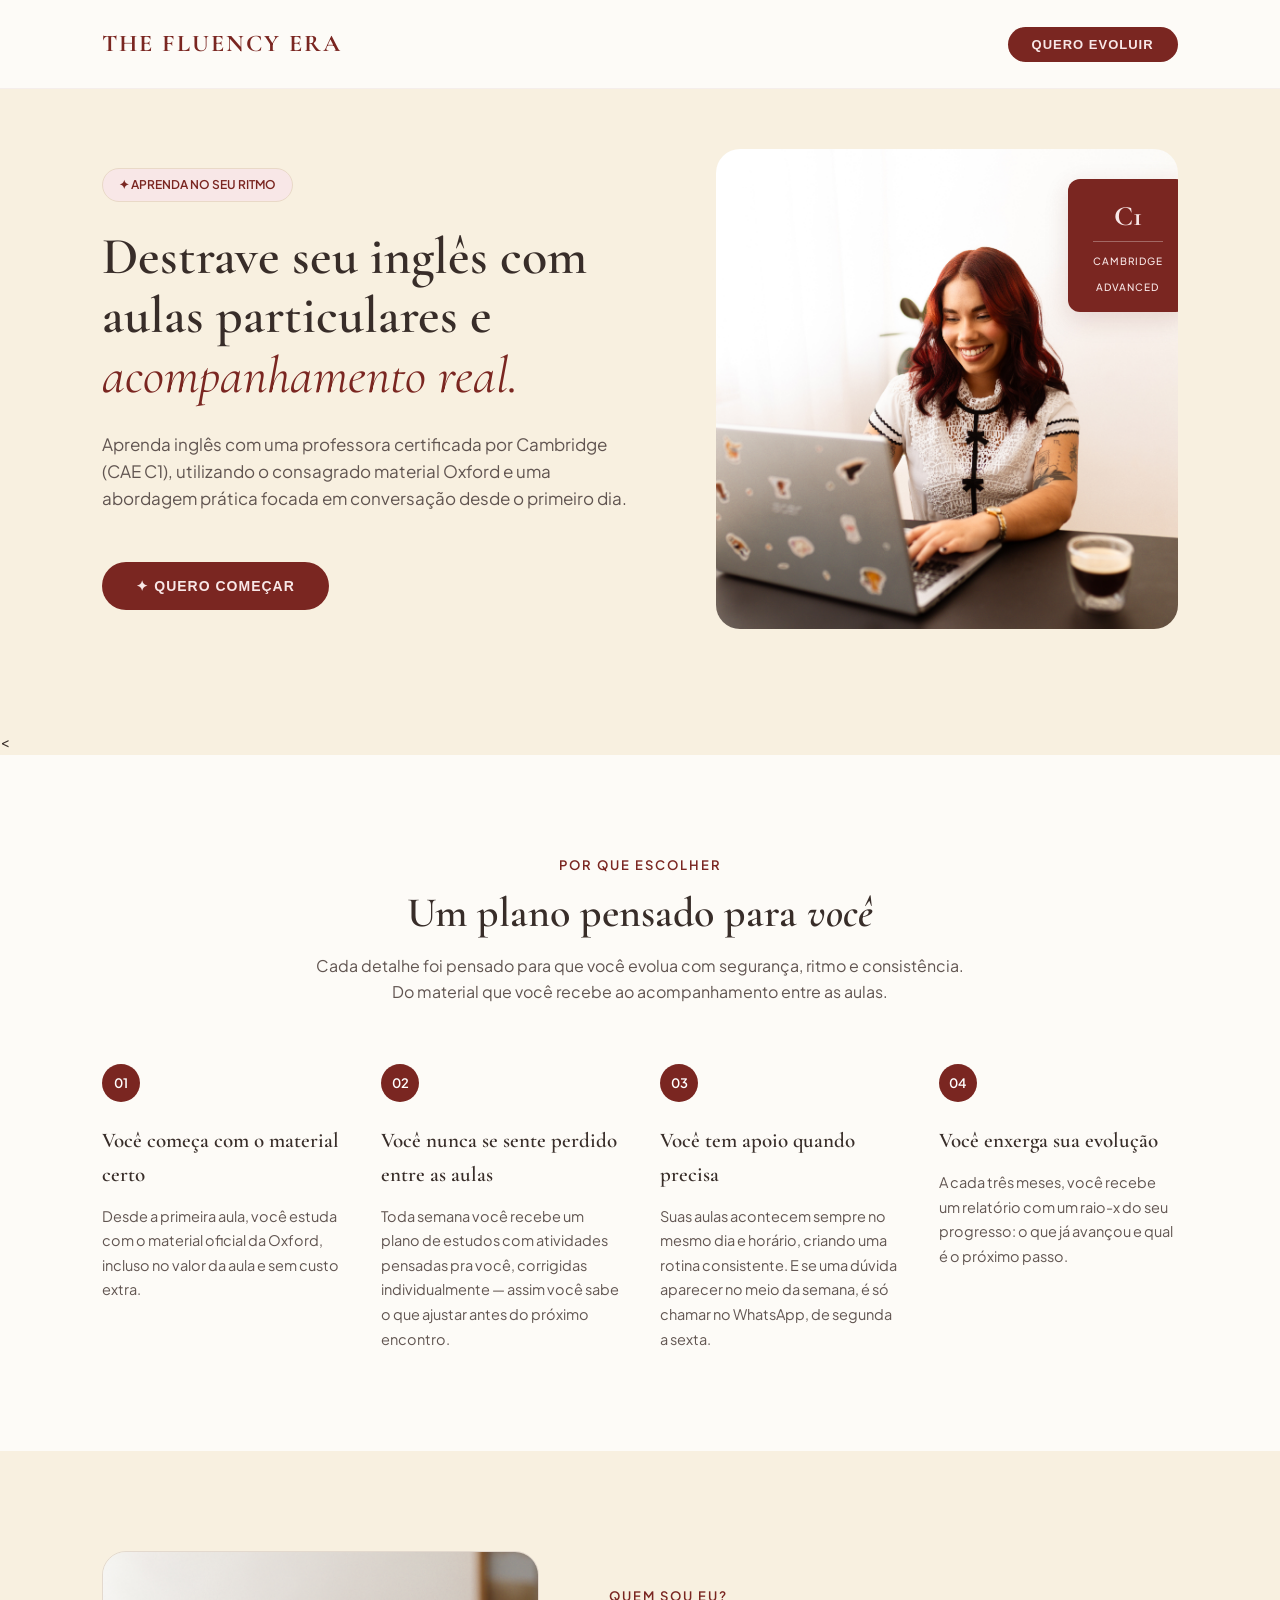
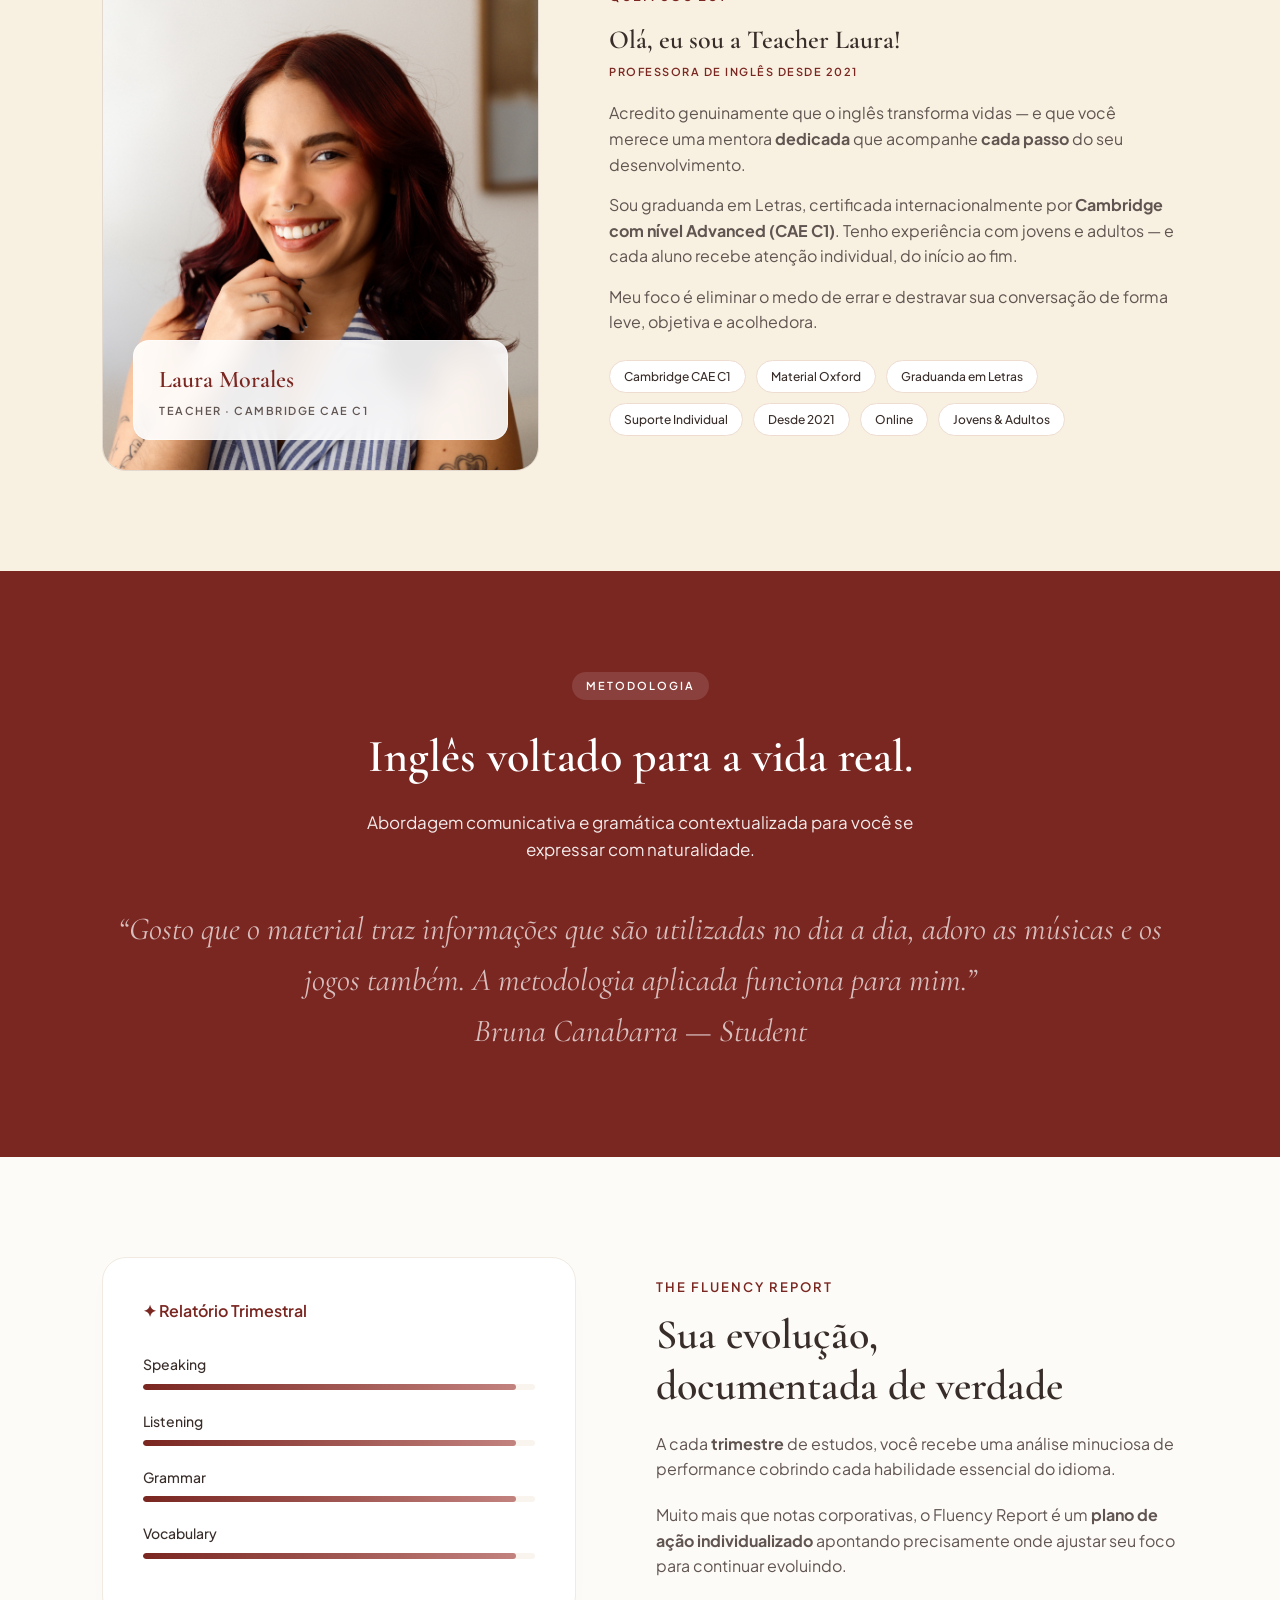
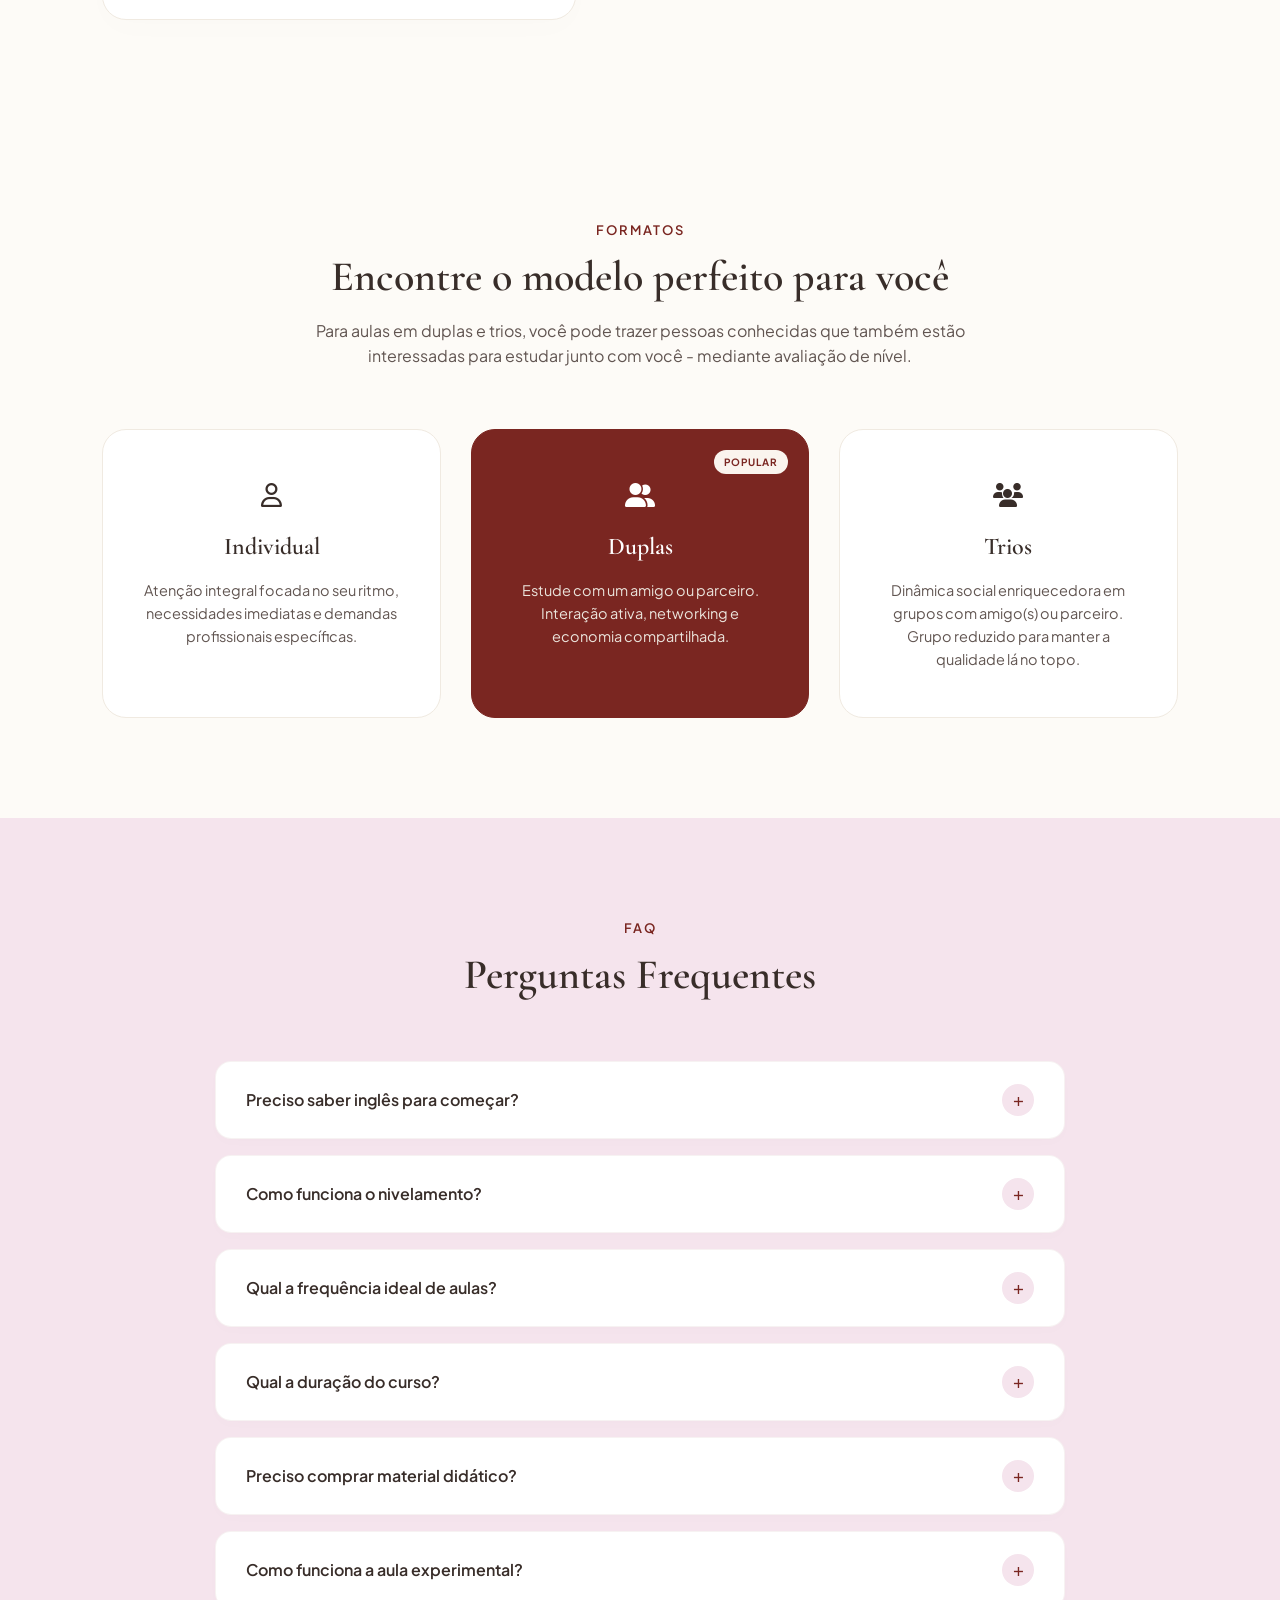
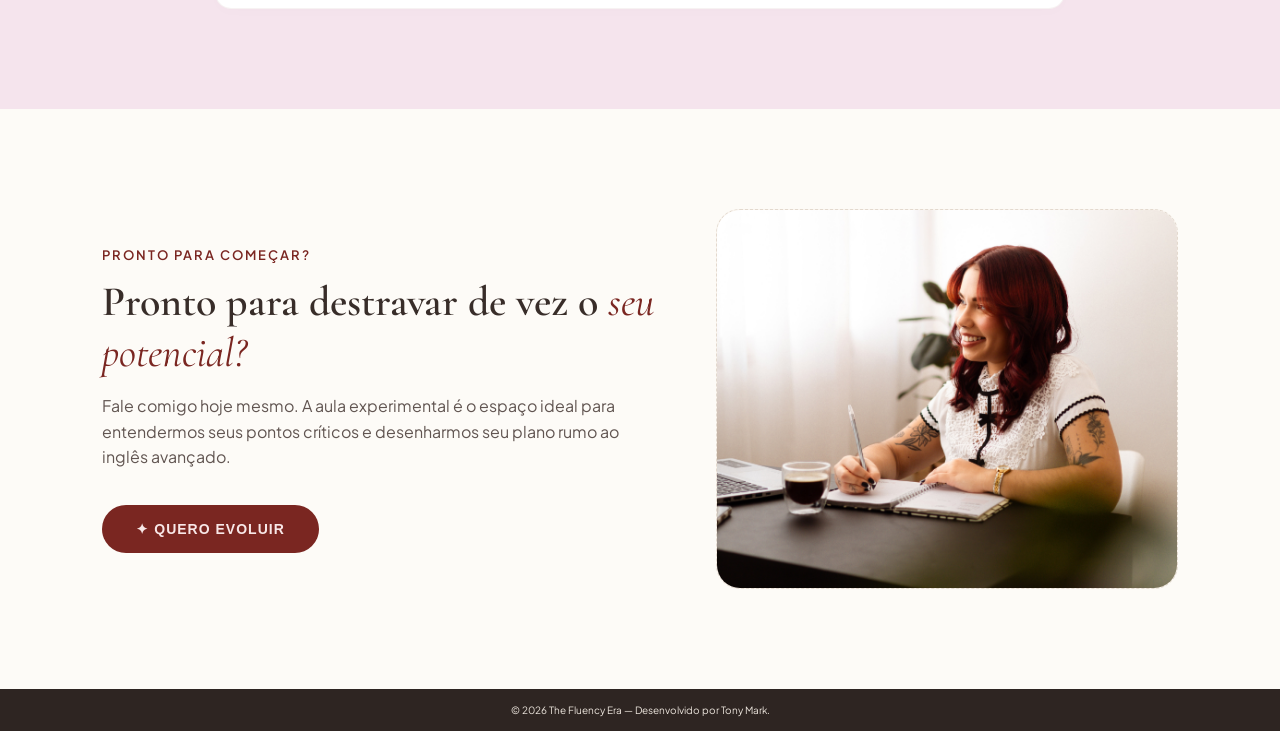
<file: index.html>
<!DOCTYPE html>
<html lang="pt-BR">

<head>
    <meta charset="UTF-8">
    <meta name="viewport" content="width=device-width, initial-scale=1.0">
    <title>The Fluency Era | Teacher Laura</title>
    <link
        href="https://fonts.googleapis.com/css2?family=Cormorant+Garamond:ital,wght@0,400;0,600;1,400&family=Plus+Jakarta+Sans:wght@400;500;600&display=swap"
        rel="stylesheet">
    <link rel="stylesheet" href="css/stylos.css">
    <link rel="stylesheet" href="https://cdnjs.cloudflare.com/ajax/libs/font-awesome/6.5.1/css/all.min.css">
</head>

<body>

    <nav>
        <div class="logo">THE FLUENCY ERA</div>
        <button class="btn-nav open-modal-btn">QUERO EVOLUIR</button>
    </nav>

    <header class="hero">
        <div class="hero-container">
            <div class="hero-text">
                <span class="badge">✦ APRENDA NO SEU RITMO</span>
                <h1>Destrave seu inglês com aulas particulares e <span class="italic-text">acompanhamento real.</span>
                </h1>
                <p>Aprenda inglês com uma professora certificada por Cambridge (CAE C1), utilizando o consagrado
                    material Oxford e uma abordagem prática focada em conversação desde o primeiro dia.</p>
                <button class="btn-hero open-modal-btn">✦ QUERO COMEÇAR</button>
            </div>
            <div class="hero-image-container">
                <div class="image-wrapper">
                    <img src="img/começo.jpg" alt="Teacher Laura Morales" class="hero-img-fallback">
                    <div class="cambridge-badge">
                        <span class="badge-title">C1</span>
                        <span class="badge-subtitle">CAMBRIDGE<br>ADVANCED</span>
                    </div>
                </div>
            </div>
        </div>
    </header>

    <<section class="features-section">
        <div class="section-header">
            <span class="badge-small">POR QUE ESCOLHER</span>
            <h2>Um plano pensado para <em>você</em></h2>
            <p>Cada detalhe foi pensado para que você evolua com segurança, ritmo e consistência.<br>Do material que
                você recebe ao acompanhamento entre as aulas.</p>
        </div>

        <div class="grid">
            <div class="item">
                <div class="number">01</div>
                <h3>Você começa com o material certo</h3>
                <p>Desde a primeira aula, você estuda com o material oficial da Oxford, incluso no valor da aula e sem
                    custo extra.</p>
            </div>

            <div class="item">
                <div class="number">02</div>
                <h3>Você nunca se sente perdido entre as aulas</h3>
                <p>Toda semana você recebe um plano de estudos com atividades pensadas pra você, corrigidas
                    individualmente — assim você sabe o que ajustar antes do próximo encontro.</p>
            </div>

            <div class="item">
                <div class="number">03</div>
                <h3>Você tem apoio quando precisa</h3>
                <p>Suas aulas acontecem sempre no mesmo dia e horário, criando uma rotina consistente. E se uma dúvida
                    aparecer no meio da semana, é só chamar no WhatsApp, de segunda a sexta.</p>
            </div>

            <div class="item">
                <div class="number">04</div>
                <h3>Você enxerga sua evolução</h3>
                <p>A cada três meses, você recebe um relatório com um raio-x do seu progresso: o que já avançou e qual é
                    o próximo passo.</p>
            </div>
        </div>
        </section>


        <section class="about-section">
            <div class="about-container">
                <div class="about-image-wrapper">
                    <img src="img/meio.jpg" alt="Laura Morales" class="about-img-fallback">
                    <div class="about-name-tag">
                        <h3>Laura Morales</h3>
                        <p>TEACHER · CAMBRIDGE CAE C1</p>
                    </div>
                </div>
                <div class="about-content">
                    <span class="badge-small">QUEM SOU EU?</span>
                    <h3>Olá, eu sou a Teacher Laura!</h3>
                    <p class="subtitle-instructor">PROFESSORA DE INGLÊS DESDE 2021</p>
                    <p>Acredito genuinamente que o inglês transforma vidas — e que você merece uma mentora
                        <strong>dedicada</strong>
                        que acompanhe <strong>cada passo</strong> do seu desenvolvimento.
                    </p>
                    <p>Sou graduanda em Letras, certificada internacionalmente por <strong>Cambridge com nível Advanced
                            (CAE C1)</strong>. Tenho experiência com jovens e adultos — e cada aluno recebe atenção
                        individual,
                        do início ao fim.
                    </p>
                    <p>Meu foco é eliminar o medo de errar e destravar sua conversação de forma leve, objetiva e
                        acolhedora.
                    </p>
                    <div class="tags-container">
                        <span class="info-tag">Cambridge CAE C1</span>
                        <span class="info-tag">Material Oxford</span>
                        <span class="info-tag">Graduanda em Letras</span>
                        <span class="info-tag">Suporte Individual</span>
                        <span class="info-tag">Desde 2021</span>
                        <span class="info-tag">Online</span>
                        <span class="info-tag">Jovens & Adultos</span>
                    </div>
                </div>
            </div>
        </section>

        <section class="methodology-banner">
            <span class="badge-light">METODOLOGIA</span>
            <h2>Inglês voltado para a vida real.</h2>
            <p class="methodology-sub">Abordagem comunicativa e gramática contextualizada para você se expressar com
                naturalidade.</p>
            <blockquote class="quote">“Gosto que o material traz informações que são utilizadas no dia a dia, adoro as
                músicas e os jogos também. A
                metodologia aplicada funciona para mim.”
                <br>Bruna Canabarra — Student
            </blockquote>
        </section>

        <section class="report-section">
            <div class="report-container">
                <div class="report-preview-box">
                    <div class="report-header-internal">✦ Relatório Trimestral</div>
                    <div class="report-row"><span>Speaking</span>
                        <div class="progress-bar">
                            <div class="progress" style="width: 95%;"></div>
                        </div>
                    </div>
                    <div class="report-row"><span>Listening</span>
                        <div class="progress-bar">
                            <div class="progress" style="width: 95%;"></div>
                        </div>
                    </div>
                    <div class="report-row"><span>Grammar</span>
                        <div class="progress-bar">
                            <div class="progress" style="width: 95%;"></div>
                        </div>
                    </div>
                    <div class="report-row"><span>Vocabulary</span>
                        <div class="progress-bar">
                            <div class="progress" style="width: 95%;"></div>
                        </div>
                    </div>
                </div>
                <div class="report-text">
                    <span class="badge-small">THE FLUENCY REPORT</span>
                    <h2>Sua evolução, <br> documentada de verdade</h2>
                    <p>A cada <strong>trimestre</strong> de estudos, você recebe uma análise minuciosa de performance
                        cobrindo cada habilidade essencial do idioma.</p>
                    <p>Muito mais que notas corporativas, o Fluency Report é um <strong>plano de ação
                            individualizado</strong>
                        apontando precisamente onde ajustar seu foco para continuar evoluindo.</p>
                </div>
            </div>
        </section>


        <section class="modalities-section">
            <div class="section-header">
                <span class="badge-small">FORMATOS</span>
                <h2>Encontre o modelo perfeito para você</h2>
                <p>Para aulas em duplas e trios, você pode trazer pessoas conhecidas
                    que também estão interessadas para estudar junto com você - mediante avaliação de nível.</p>
            </div>
            <div class="modalities-grid">
                <div class="modality-card">
                    <div class="mod-icon">
                        <i class="fa-regular fa-user modalidade-icon"></i>
                    </div>
                    <h3>Individual</h3>
                    <p>Atenção integral focada no seu ritmo, necessidades imediatas e demandas profissionais
                        específicas.
                    </p>
                </div>
                <div class="modality-card popular">
                    <div class="popular-badge">POPULAR</div>
                    <div class="mod-icon">
                        <i class="fa-solid fa-user-group modalidade-icon"></i>
                    </div>
                    <h3>Duplas</h3>
                    <p>Estude com um amigo ou parceiro. Interação ativa, networking e economia compartilhada.</p>
                </div>
                <div class="modality-card">
                    <div class="mod-icon">
                        <i class="fa-solid fa-users modalidade-icon"></i>
                    </div>
                    <h3>Trios</h3>
                    <p>Dinâmica social enriquecedora em grupos com amigo(s) ou parceiro. Grupo reduzido para manter a
                        qualidade lá no topo.</p>
                </div>
            </div>
        </section>

        <section class="faq-section" id="faq">
            <div class="section-header">
                <span class="badge-small">FAQ</span>
                <h2>Perguntas Frequentes</h2>
            </div>

            <div class="faq-grid">
                <div class="faq-item">
                    <div class="faq-q" onclick="toggleFaq(this)">
                        <span>Preciso saber inglês para começar?</span>
                        <div class="faq-icon">+</div>
                    </div>
                    <div class="faq-a">
                        <div class="faq-a-inner">
                            Não! As aulas são adaptadas para todos os níveis, inclusive para quem está começando do
                            zero. O
                            diagnóstico inicial define o ponto de partida ideal para você.
                        </div>
                    </div>
                </div>

                <div class="faq-item">
                    <div class="faq-q" onclick="toggleFaq(this)">
                        <span>Como funciona o nivelamento?</span>
                        <div class="faq-icon">+</div>
                    </div>
                    <div class="faq-a">
                        <div class="faq-a-inner">
                            Antes da aula, você recebe um questionário rápido para um alinhamento inicial de nível.
                            Durante
                            a aula experimental, validamos esse resultado de forma prática e dinâmica enquanto
                            conversamos
                            em inglês e nos conhecemos melhor. Após esse diagnóstico, estruturamos seu plano
                            personalizado.
                        </div>
                    </div>
                </div>

                <div class="faq-item">
                    <div class="faq-q" onclick="toggleFaq(this)">
                        <span>Qual a frequência ideal de aulas?</span>
                        <div class="faq-icon">+</div>
                    </div>
                    <div class="faq-a">
                        <div class="faq-a-inner">
                            A frequência ideal depende da sua disponibilidade e objetivos. Geralmente, recomendo de 1 a
                            2
                            aulas por semana para manter um ritmo constante de aprendizado e fixação de conteúdo.
                        </div>
                    </div>
                </div>

                <div class="faq-item">
                    <div class="faq-q" onclick="toggleFaq(this)">
                        <span>Qual a duração do curso?</span>
                        <div class="faq-icon">+</div>
                    </div>
                    <div class="faq-a">
                        <div class="faq-a-inner">
                            Por ser um curso 100% personalizado, não há um tempo fixo de duração. Você avança de acordo
                            com
                            o seu próprio ritmo e necessidades específicas, sem prazos engessados.
                        </div>
                    </div>
                </div>

                <div class="faq-item">
                    <div class="faq-q" onclick="toggleFaq(this)">
                        <span>Preciso comprar material didático?</span>
                        <div class="faq-icon">+</div>
                    </div>
                    <div class="faq-a">
                        <div class="faq-a-inner">
                            Não! Todo o material didático premium da renomada editora Oxford já está completamente
                            incluso
                            nas modalidades de aula, sem nenhuma cobrança de taxas adicionais.
                        </div>
                    </div>
                </div>

                <div class="faq-item">
                    <div class="faq-q" onclick="toggleFaq(this)">
                        <span>Como funciona a aula experimental?</span>
                        <div class="faq-icon">+</div>
                    </div>
                    <div class="faq-a">
                        <div class="faq-a-inner">
                            A aula experimental custa R$ 40 e serve pra você conhecer meu método na prática antes de
                            decidir.
                            Quando fechamos contrato, esse valor é descontado da sua primeira mensalidade.
                        </div>
                    </div>
                </div>
            </div>
        </section>

        <section class="cta-final">
            <div class="cta-container">
                <div class="cta-text-side">
                    <span class="badge-small">PRONTO PARA COMEÇAR?</span>
                    <h2>Pronto para destravar de vez o <span class="italic-text">seu potencial?</span></h2>
                    <p>Fale comigo hoje mesmo. A aula experimental é o espaço ideal para entendermos seus pontos
                        críticos e
                        desenharmos seu plano rumo ao inglês avançado.</p>
                    <button class="btn-cta open-modal-btn">✦ QUERO EVOLUIR</button>
                </div>
                <div class="cta-image-side">
                    <div class="cta-image-box">
                        <img src="img/final.jpg" alt="Fluency Journey" class="cta-img-fallback">
                    </div>
                </div>
            </div>
        </section>

        <footer>
            <p>&copy; 2026 The Fluency Era — Desenvolvido por Tony Mark.</p>
        </footer>

        <div id="bookingModal" class="modal">
            <div class="modal-content">
                <span class="close-modal">&times;</span>
                <div class="modal-body-box">
                    <h2>Início da jornada de fluência</h2>
                    <p class="modal-subtitle">Preencha os detalhes e vamos conversar no WhatsApp!</p>

                    <form id="whatsappForm">
                        <div class="form-group">
                            <label for="userName">Seu Nome Completo</label>
                            <input type="text" id="userName" placeholder="Ex: Antonio Marques" required>
                        </div>

                        <div class="form-group">
                            <label for="userAge">Sua Idade</label>
                            <input type="number" id="userAge" placeholder="Ex: 28" required>
                        </div>

                        <div class="form-group">
                            <label for="englishLevel">Como você avalia seu inglês hoje?</label>
                            <select id="englishLevel" required>
                                <option value="" disabled selected>Selecione uma opção</option>
                                <option value="Iniciante">Iniciante (Não sei nada ou muito pouco)</option>
                                <option value="Básico">Básico (Entendo um pouco, mas travo na fala)</option>
                                <option value="Intermediário">Intermediário (Já me comunico, mas procuro
                                    aperfeiçoamento)
                                </option>
                                <option value="Avançado">Avançado (Sou fluente, mas quero refinar meu inglês)</option>
                            </select>
                        </div>

                        <div class="form-group">
                            <label for="hasExperience">Já teve experiências anteriores com o inglês?</label>
                            <select id="hasExperience" required>
                                <option value="" disabled selected>Selecione uma opção</option>
                                <option value="Não">Não</option>
                                <option value="Sim, em cursos tradicionais">Sim, em cursos tradicionais</option>
                                <option value="Sim, com professores particulares">Sim, com professores particulares
                                </option>
                                <option value="Sim, de forma autodidata">Sim, por conta própria</option>
                            </select>
                        </div>

                        <div class="form-group">
                            <label for="userObjective">Qual seu principal objetivo com o idioma?</label>
                            <textarea id="userObjective"
                                placeholder="Ex: Viagem, Promoção no Trabalho, Conversação, etc." rows="3"
                                required></textarea>
                        </div>

                        <div class="form-group">
                            <label for="preferredPlan">Qual plano melhor atende sua necessidade?</label>
                            <select id="preferredPlan" required>
                                <option value="" disabled selected>Selecione uma opção</option>
                                <option value="1x na semana">1x na semana</option>
                                <option value="2x na semana">2x na semana</option>

                            </select>
                        </div>

                        <div class="form-group">
                            <label for="preferredTime">Preferência de horário para as aulas:</label>
                            <select id="preferredTime" required>
                                <option value="" disabled selected>Selecione uma opção</option>
                                <option value="Manhã">Manhã</option>
                                <option value="Tarde">Tarde</option>
                                <option value="Noite">Noite</option>
                            </select>
                        </div>

                        <button type="submit" class="btn-submit-form">Enviar e Iniciar Chat</button>
                    </form>
                </div>
            </div>
        </div>

    <script src="JS/action.js"></script>
</body>

</html>
</file>
<file: css/stylos.css>
/*   1. VARIÁVEIS GLOBAIS E RESET   */
:root {
    --bordô: #7A2621;         /* Tom de vinho principal dos botões e logo */
    --bordô-light: #5E1B17;   /* Hover dos botões */
    --rosa: #eac8d6;          /* Detalhes e bordas secundárias */
    --rosa-light: #f5e4ed;    /* Fundo suave do FAQ e badges */
    --creme: #f8f0e0;         /* Tom creme padrão do body */
    --creme-light: #FDFBF7;   /* Variação creme claro para contraste */
    --dark: #382d29;          /* Cor da tipografia principal */
    --gray: #615551;          /* Cor dos parágrafos secundários */
    --white: #FFFFFF;         /* Fundo interno dos cards */
}

* {
    box-sizing: border-box;
    margin: 0;
    padding: 0;
}

body {
    font-family: 'Plus Jakarta Sans', sans-serif;
    background-color: var(--creme);
    color: var(--dark);
    line-height: 1.6;
}

/*    2. TIPOGRAFIA   */
h1,
h2,
h3,
h4,
.logo,
.hero-text h1,
.section-header h2,
.about-content h2,
.about-content h3,
.report-text h2,
.feature-card h3,
.modality-card h3,
.modalities-section h2,
.faq-section h2,
.modal-body-box h2,
.methodology-banner h2,
.item h3 {
    font-family: 'Cormorant Garamond', serif;
    font-weight: 600;
}

p,
.section-header p,
.about-content p,
.report-text p,
.feature-card p,
.modality-card p,
.faq-q span,
.item p,
.intro {
    font-family: 'Plus Jakarta Sans', sans-serif;
}

/*   3. NAVBAR (MENU SUPERIOR)   */
nav {
    display: flex;
    justify-content: space-between;
    align-items: center;
    padding: 25px 8%;
    background-color: var(--creme-light);
    position: sticky;
    top: 0;
    z-index: 100;
    border-bottom: 1px solid rgba(122, 38, 33, 0.06);
}

.logo {
    font-size: 24px;
    letter-spacing: 2px;
    color: var(--bordô);
    font-weight: bold;
    white-space: nowrap; /* Garante que a logo não quebre linha de forma indesejada */
}

.btn-nav {
    background-color: var(--bordô);
    color: #f8e7e7;
    border: none;
    padding: 10px 24px;
    border-radius: 50px;
    font-size: 13px;
    font-weight: 600;
    letter-spacing: 1px;
    cursor: pointer;
    transition: background-color 0.3s ease;
    white-space: nowrap;
}

.btn-nav:hover {
    background-color: var(--bordô-light);
}

/*  4. ELEMENTOS VISUAIS: BADGES E BOTÕES  */
.badge {
    background-color: #f8e7e7;
    padding: 6px 16px;
    border-radius: 50px;
    font-size: 12px;
    font-weight: 600;
    color: var(--bordô);
    border: 1px solid #e9d9c7;
    display: inline-block;
    margin-bottom: 25px;
}

.badge-small {
    color: var(--bordô);
    font-size: 13px;
    font-weight: 600;
    letter-spacing: 2px;
    display: block;
    margin-bottom: 12px;
}

.btn-hero,
.btn-cta {
    background-color: var(--bordô);
    color: #f8e7e7;
    border: none;
    padding: 16px 34px;
    border-radius: 50px;
    font-size: 14px;
    font-weight: 600;
    cursor: pointer;
    letter-spacing: 1px;
    transition: transform 0.2s, background-color 0.3s;
    margin-top: 15px;
}

.btn-hero:hover,
.btn-cta:hover {
    background-color: var(--bordô-light);
    transform: translateY(-2px);
}

/*  5. SEÇÃO HERO */
.hero {
    padding: 60px 8% 100px 8%;
    background-color: var(--creme);
}

.hero-container {
    display: grid;
    grid-template-columns: 1.2fr 1fr;
    gap: 60px;
    align-items: center;
}

.hero-text h1 {
    font-size: 52px;
    line-height: 1.15;
    color: var(--dark);
    margin-bottom: 25px;
}

.italic-text {
    font-style: italic;
    font-weight: 400;
    color: var(--bordô);
}

.hero-text p {
    font-size: 17px;
    color: var(--gray);
    margin-bottom: 35px;
    max-width: 540px;
}

.hero-image-container .image-wrapper {
    position: relative;
    background-color: #e7d5c1;
    border-radius: 24px;
    height: 480px;
    width: 100%;
    overflow: hidden;
}

.hero-img-fallback,
.about-img-fallback {
    width: 100%;
    height: 100%;
    object-fit: cover;
    display: block;
}

.cambridge-badge {
    position: absolute;
    top: 30px;
    right: -10px;
    background-color: var(--bordô);
    color: #f8e7e7;
    padding: 15px 25px;
    border-radius: 12px;
    box-shadow: 0 8px 24px rgba(122, 38, 33, 0.15);
    text-align: center;
    z-index: 5;
}

.cambridge-badge .badge-title {
    font-family: 'Cormorant Garamond', serif;
    font-size: 28px;
    font-weight: bold;
    display: block;
    border-bottom: 1px solid rgba(255, 255, 255, 0.3);
    padding-bottom: 2px;
    margin-bottom: 4px;
}

.cambridge-badge .badge-subtitle {
    font-size: 10px;
    letter-spacing: 1px;
    font-weight: 500;
}

/*   6. SEÇÃO (POR QUE ESCOLHER / GRID DE 4)  */
.section {
    max-width: 1180px;
    margin: 0 auto;
    padding: 100px 8%;
}

.eyebrow {
    font-size: 12px;
    font-weight: 600;
    letter-spacing: 0.12em;
    text-transform: uppercase;
    color: var(--bordô);
    margin-bottom: 14px;
}

.intro {
    font-size: 16px;
    line-height: 1.7;
    color: var(--gray);
    max-width: 740px;
    margin-bottom: 64px;
}

.grid {
    display: grid;
    grid-template-columns: repeat(4, 1fr);
    gap: 40px;
}

.item .number {
    width: 38px;
    height: 38px;
    border-radius: 50%;
    background: var(--bordô);
    color: #fff;
    font-size: 13px;
    font-weight: 600;
    display: flex;
    align-items: center;
    justify-content: center;
    margin-bottom: 22px;
}

.item h3 {
    font-size: 21px;
    margin: 0 0 12px;
    color: var(--dark);
}

.item p {
    font-size: 14.5px;
    line-height: 1.7;
    color: var(--gray);
    margin: 0;
}

/*  7. SEÇÕES GERAIS (FEATURES, ABOUT, ETC)  */
.features-section {
    padding: 100px 8%;
    background-color: var(--creme-light);
}

.section-header {
    text-align: center;
    margin-bottom: 60px;
    max-width: 700px;
    margin-left: auto;
    margin-right: auto;
}

.section-header h2 {
    font-size: 42px;
    color: var(--dark);
    margin-bottom: 15px;
    line-height: 1.2;
}

.section-header p {
    color: var(--gray);
    font-size: 16px;
    font-weight: 400;
}

.features-grid {
    display: grid;
    grid-template-columns: repeat(3, 1fr);
    gap: 30px;
}

.feature-card {
    background-color: var(--white);
    padding: 40px 30px;
    border-radius: 20px;
    box-shadow: 0 4px 20px rgba(46, 37, 34, 0.01);
    border: 1px solid #F0EAE1;
    transition: transform 0.3s ease;
}

.feature-card:hover {
    transform: translateY(-5px);
}

.card-icon {
    font-size: 28px;
    background-color: #FAF4EE;
    width: 55px;
    height: 55px;
    display: flex;
    align-items: center;
    justify-content: center;
    border-radius: 12px;
    margin-bottom: 25px;
}

.feature-card h3 {
    font-size: 24px;
    color: var(--dark);
    margin-bottom: 12px;
}

.feature-card p {
    font-size: 14.5px;
    color: var(--gray);
    line-height: 1.6;
    font-weight: 400;
}

/*   8. METODOLOGIA BANNER  */
.methodology-banner {
    background-color: var(--bordô);
    color: var(--white);
    padding: 100px 8%;
    text-align: center;
}

.badge-light {
    background-color: rgba(255, 255, 255, 0.12);
    padding: 5px 14px;
    border-radius: 50px;
    font-size: 11px;
    font-weight: 600;
    letter-spacing: 2px;
    display: inline-block;
    margin-bottom: 20px;
}

.methodology-banner h2 {
    font-size: 46px;
    margin-bottom: 15px;
}

.methodology-sub {
    font-size: 17px;
    opacity: 0.9;
    max-width: 600px;
    margin: 0 auto 40px auto;
}

.quote {
    font-family: 'Cormorant Garamond', serif;
    font-size: 32px;
    font-style: italic;
    opacity: 0.7;
    font-weight: 400;
}

/*   9. THE FLUENCY REPORT  */
.report-section {
    padding: 100px 8%;
    background-color: var(--creme-light);
}

.report-container {
    display: grid;
    grid-template-columns: 1fr 1.1fr;
    gap: 80px;
    align-items: center;
}

.report-preview-box {
    background-color: var(--white);
    border-radius: 24px;
    padding: 40px;
    box-shadow: 0 10px 30px rgba(0, 0, 0, 0.01);
    border: 1px solid #F0EAE1;
}

.report-header-internal {
    color: var(--bordô);
    font-weight: 600;
    font-size: 16px;
    margin-bottom: 30px;
}

.report-row {
    margin-bottom: 20px;
}

.report-row span {
    display: block;
    font-size: 14px;
    font-weight: 500;
    margin-bottom: 8px;
    color: var(--dark);
}

.progress-bar {
    background-color: #FAF4EE;
    height: 6px;
    border-radius: 10px;
    width: 100%;
    overflow: hidden;
}

.progress {
    background: linear-gradient(90deg, var(--bordô), #C2827E);
    height: 100%;
    border-radius: 10px;
}

.report-text h2 {
    font-size: 42px;
    margin-bottom: 20px;
    line-height: 1.2;
}

.report-text p {
    color: var(--gray);
    margin-bottom: 20px;
    font-size: 16px;
    font-weight: 400;
}

/*   10. ABOUT SECTION  */
.about-section {
    padding: 100px 8%;
    background-color: var(--creme);
}

.about-container {
    display: grid;
    grid-template-columns: 1fr 1.3fr;
    gap: 70px;
    align-items: center;
}

.about-image-wrapper {
    position: relative;
    background-color: #EBE4DC;
    border-radius: 24px;
    height: 520px;
    overflow: hidden;
    border: 1px solid #E3D9CE;
}

.about-name-tag {
    position: absolute;
    bottom: 30px;
    left: 30px;
    right: 30px;
    background-color: rgba(255, 255, 255, 0.9);
    backdrop-filter: blur(10px);
    padding: 20px 25px;
    border-radius: 16px;
    border: 1px solid rgba(255, 255, 255, 0.5);
}

.about-name-tag h3 {
    font-size: 24px;
    color: var(--bordô);
}

.about-name-tag p {
    font-size: 11px;
    font-weight: 600;
    letter-spacing: 1.5px;
    color: var(--gray);
    margin-top: 2px;
}

.about-content h2 {
    font-size: 42px;
    color: var(--dark);
    margin-bottom: 15px;
    line-height: 1.2;
}

.about-content h3 {
    font-size: 26px;
    color: var(--dark);
    margin-top: 10px;
    margin-bottom: 2px;
}

.subtitle-instructor {
    font-family: 'Plus Jakarta Sans', sans-serif !important;
    font-size: 11px !important;
    color: var(--bordô) !important;
    font-weight: 600 !important;
    letter-spacing: 1.5px !important;
    text-transform: uppercase !important;
    display: block !important;
    margin-bottom: 20px !important;
}

.about-content p {
    color: var(--gray);
    font-size: 16px;
    font-weight: 400;
    margin-bottom: 15px;
}

.tags-container {
    display: flex;
    flex-wrap: wrap;
    gap: 10px;
    margin-top: 25px;
}

.info-tag {
    font-family: 'Plus Jakarta Sans', sans-serif;
    background-color: var(--white);
    border: 1px solid #EEDCD0;
    padding: 6px 14px;
    border-radius: 50px;
    font-size: 12px;
    font-weight: 500;
    color: var(--dark);
}

/*    11. MODALIDADES   */
.modalities-section {
    padding: 100px 8%;
    background-color: var(--creme-light);
}

.modalities-grid {
    display: grid;
    grid-template-columns: repeat(3, 1fr);
    gap: 30px;
}

.modality-card {
    background-color: var(--white);
    border: 1px solid #F0EAE1;
    padding: 45px 35px;
    border-radius: 24px;
    text-align: center;
    position: relative;
}

.modality-card h3 {
    font-size: 24px;
    color: var(--dark);
    margin-bottom: 12px;
}

.modality-card p {
    font-size: 14.5px;
    color: var(--gray);
    font-weight: 400;
}

.modality-card.popular {
    background-color: var(--bordô);
    color: var(--white);
    border-color: var(--bordô);
}

.modality-card.popular h3 {
    color: var(--white);
}

.modality-card.popular p {
    color: #EBE4DC;
}

.popular-badge {
    position: absolute;
    top: 20px;
    right: 20px;
    background-color: #FAF4EE;
    color: var(--bordô);
    font-size: 10px;
    font-weight: 700;
    padding: 4px 10px;
    border-radius: 50px;
    letter-spacing: 1px;
}

.mod-icon {
    font-size: 24px;
    margin-bottom: 15px;
}

/*   12. FAQ ACCORDION */
.faq-section {
    padding: 100px 8%;
    background-color: var(--rosa-light);
}

.faq-grid {
    max-width: 850px;
    margin: 0 auto;
    display: flex;
    flex-direction: column;
    gap: 16px;
}

.faq-item {
    background-color: var(--white);
    border-radius: 16px;
    overflow: hidden;
    border: 1px solid rgba(122, 38, 33, 0.06);
    box-shadow: 0 4px 12px rgba(56, 45, 41, 0.01);
    transition: transform 0.2s ease;
}

.faq-q {
    padding: 22px 30px;
    font-size: 16px;
    cursor: pointer;
    display: flex;
    justify-content: space-between;
    align-items: center;
    user-select: none;
    transition: background-color 0.2s;
}

.faq-q span {
    font-weight: 600;
    color: var(--dark);
}

.faq-q:hover {
    background-color: var(--creme-light);
}

.faq-icon {
    width: 32px;
    height: 32px;
    font-size: 18px;
    color: var(--bordô);
    background-color: var(--rosa-light);
    border-radius: 50%;
    display: flex;
    align-items: center;
    justify-content: center;
    transition: transform 0.3s ease, background-color 0.2s;
    flex-shrink: 0;
}

.faq-a {
    max-height: 0;
    overflow: hidden;
    transition: max-height 0.35s cubic-bezier(0.4, 0, 0.2, 1);
}

.faq-a-inner {
    padding: 0 30px 24px 30px;
    color: var(--gray);
    font-size: 15px;
    line-height: 1.7;
    font-weight: 400;
    border-top: 1px solid rgba(122, 38, 33, 0.04);
}

.faq-item.active .faq-a {
    max-height: 200px;
}

.faq-item.active .faq-icon {
    transform: rotate(45deg);
    background-color: var(--bordô);
    color: var(--white);
}

/* 13. CTA FINAL & FOOTER */
.cta-final {
    padding: 100px 8%;
    background-color: var(--creme-light);
}

.cta-container {
    display: grid;
    grid-template-columns: 1.2fr 1fr;
    gap: 60px;
    align-items: center;
}

.cta-text-side h2 {
    font-size: 42px;
    color: var(--dark);
    margin-bottom: 15px;
    line-height: 1.2;
}

.cta-text-side p {
    color: var(--gray);
    font-size: 16px;
    font-weight: 400;
    margin-bottom: 20px;
}

.cta-image-box {
    background-color: #FAF4EE;
    border-radius: 24px;
    height: 380px;
    width: 100%;
    overflow: hidden;
    border: 1px dashed #E3D9CE;
}

.cta-img-fallback {
    width: 100%;
    height: 100%;
    object-fit: cover;
}

footer {
    padding: 13px 8%;
    background-color: #2E2522;
    color: #EBE4DC;
    text-align: center;
    font-size: 10px;
}

/*   14. MODAL  */
.modal {
    display: none;
    position: fixed;
    top: 0;
    left: 0;
    width: 100%;
    height: 100%;
    background-color: rgba(46, 37, 34, 0.4);
    backdrop-filter: blur(5px);
    z-index: 1000;
    justify-content: center;
    align-items: center;
    padding: 20px;
}

.modal-content {
    background-color: var(--white);
    border-radius: 24px;
    max-width: 540px;
    width: 100%;
    max-height: 90vh;
    overflow-y: auto;
    position: relative;
    box-shadow: 0 20px 50px rgba(0, 0, 0, 0.15);
}

.close-modal {
    position: absolute;
    top: 20px;
    right: 25px;
    font-size: 30px;
    color: #A39691;
    cursor: pointer;
    transition: color 0.2s;
}

.close-modal:hover {
    color: var(--bordô);
}

.modal-body-box {
    padding: 45px 40px;
}

.modal-body-box h2 {
    font-size: 32px;
    color: var(--dark);
    margin-bottom: 6px;
    text-align: center;
}

.modal-subtitle {
    text-align: center;
    font-size: 14px;
    color: var(--gray);
    margin-bottom: 35px;
}

.form-group {
    margin-bottom: 20px;
}

.form-group label {
    display: block;
    font-size: 13px;
    font-weight: 600;
    color: var(--dark);
    margin-bottom: 8px;
}

.form-group input[type="text"],
.form-group input[type="number"],
.form-group select,
.form-group textarea {
    width: 100%;
    padding: 14px 18px;
    border-radius: 12px;
    border: 1px solid #DED7CD;
    background-color: var(--white);
    font-family: inherit;
    font-size: 14.5px;
    color: var(--dark);
    outline: none;
    transition: border-color 0.2s;
}

.form-group input:focus,
.form-group select:focus,
.form-group textarea:focus {
    border-color: var(--bordô);
}

.btn-submit-form {
    width: 100%;
    background-color: var(--bordô);
    color: var(--white);
    border: none;
    padding: 16px;
    border-radius: 50px;
    font-size: 15px;
    font-weight: 600;
    cursor: pointer;
    transition: background-color 0.3s;
}

.btn-submit-form:hover {
    background-color: var(--bordô-light);
}

/*   15. RESPONSIVIDADE (MEDIA QUERIES) */
@media (max-width: 992px) {
    .hero-container,
    .report-container,
    .about-container,
    .cta-container {
        grid-template-columns: 1fr;
        gap: 40px;
    }

    .features-grid,
    .modalities-grid {
        grid-template-columns: repeat(2, 1fr);
    }
}

@media (max-width: 900px) {
    .grid {
        grid-template-columns: repeat(2, 1fr);
        row-gap: 48px;
    }

    h2 {
        font-size: 32px;
    }
}

@media (max-width: 600px) {
    .features-grid,
    .modalities-grid,
    .grid {
        grid-template-columns: 1fr;
    }

    .modal-body-box {
        padding: 30px 20px;
    }

    .hero-text h1 {
        font-size: 36px;
    }
}

/* CORREÇÃO ESPECÍFICA DO CABEÇALHO NO MOBILE (NÃO ALTERA O DESKTOP) */
@media (max-width: 480px) {
    nav {
        padding: 15px 5%;
    }

    .logo {
        font-size: 18px; /* Mantém compacto para o nome não quebrar */
        letter-spacing: 1px;
    }

    .btn-nav {
        padding: 8px 14px; /* Deixa o botão mais compacto no canto */
        font-size: 11px;
        letter-spacing: 0.5px;
    }
}
</file>
